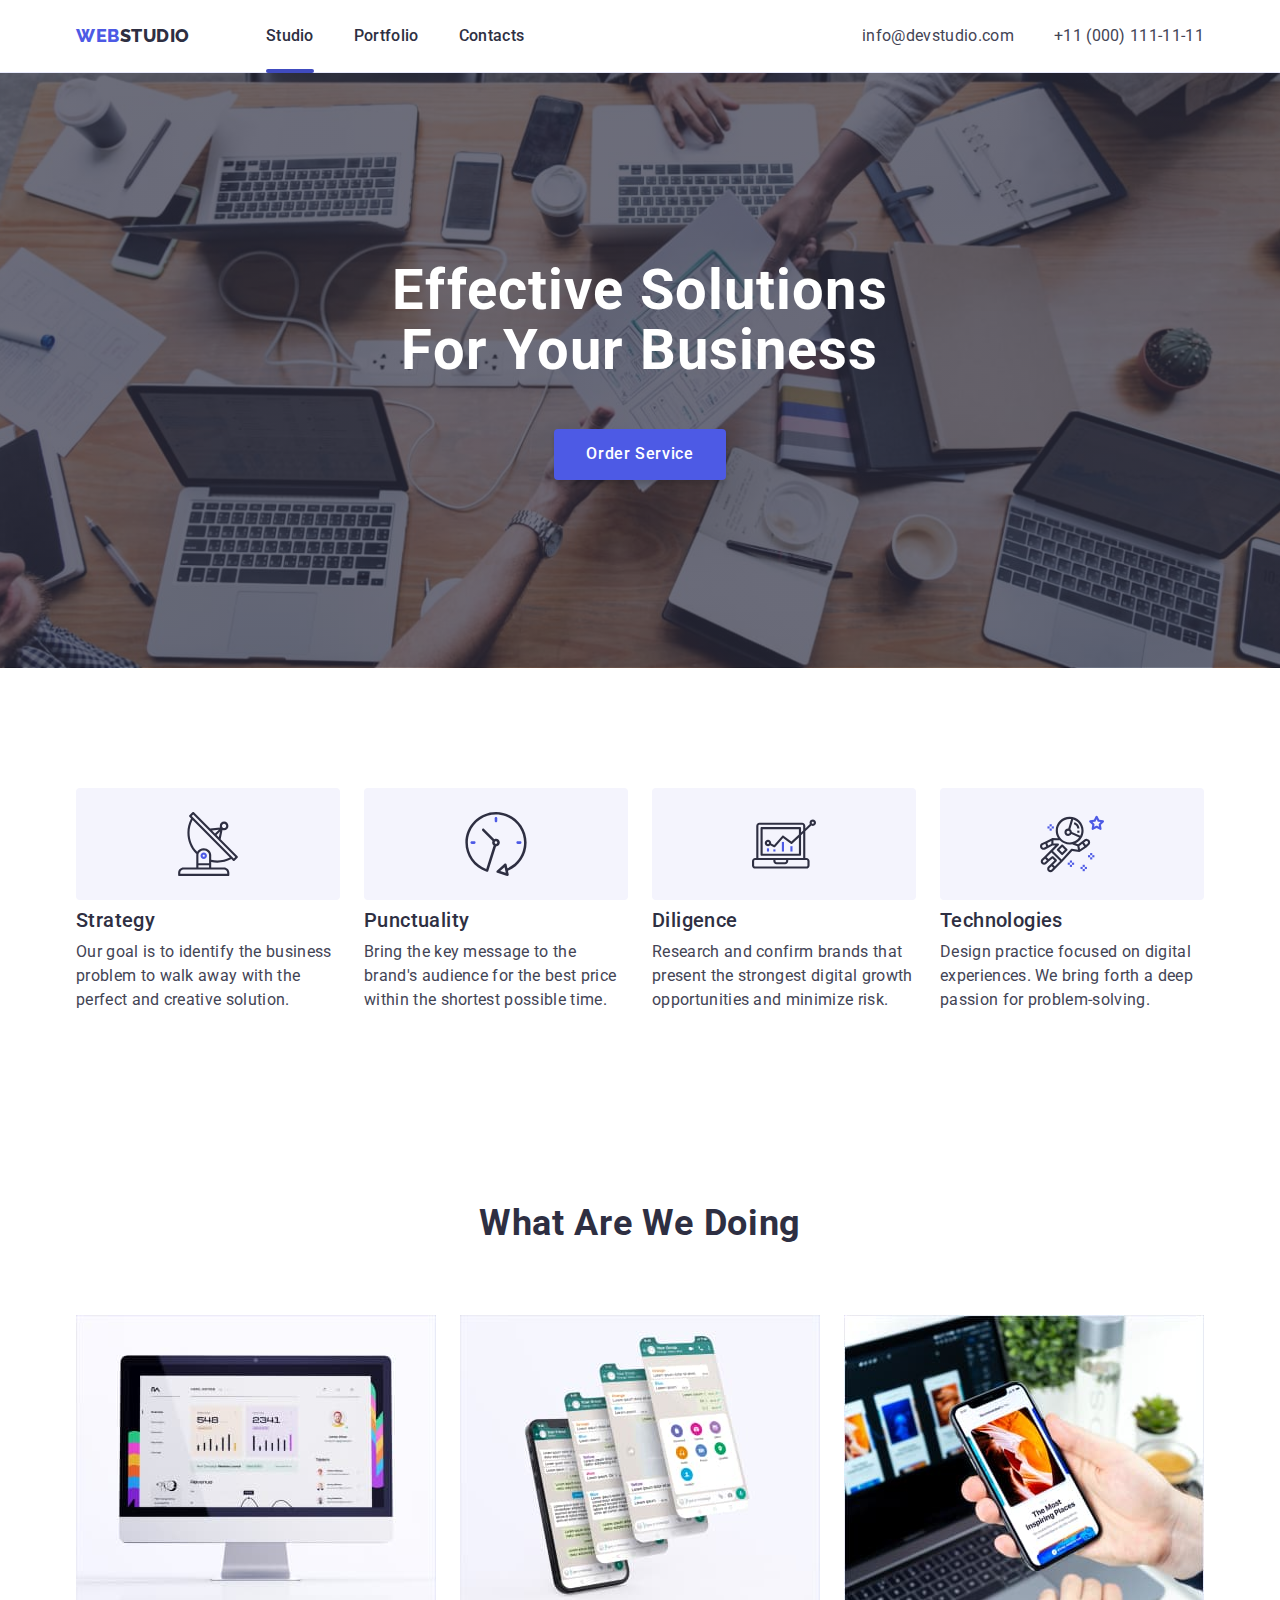
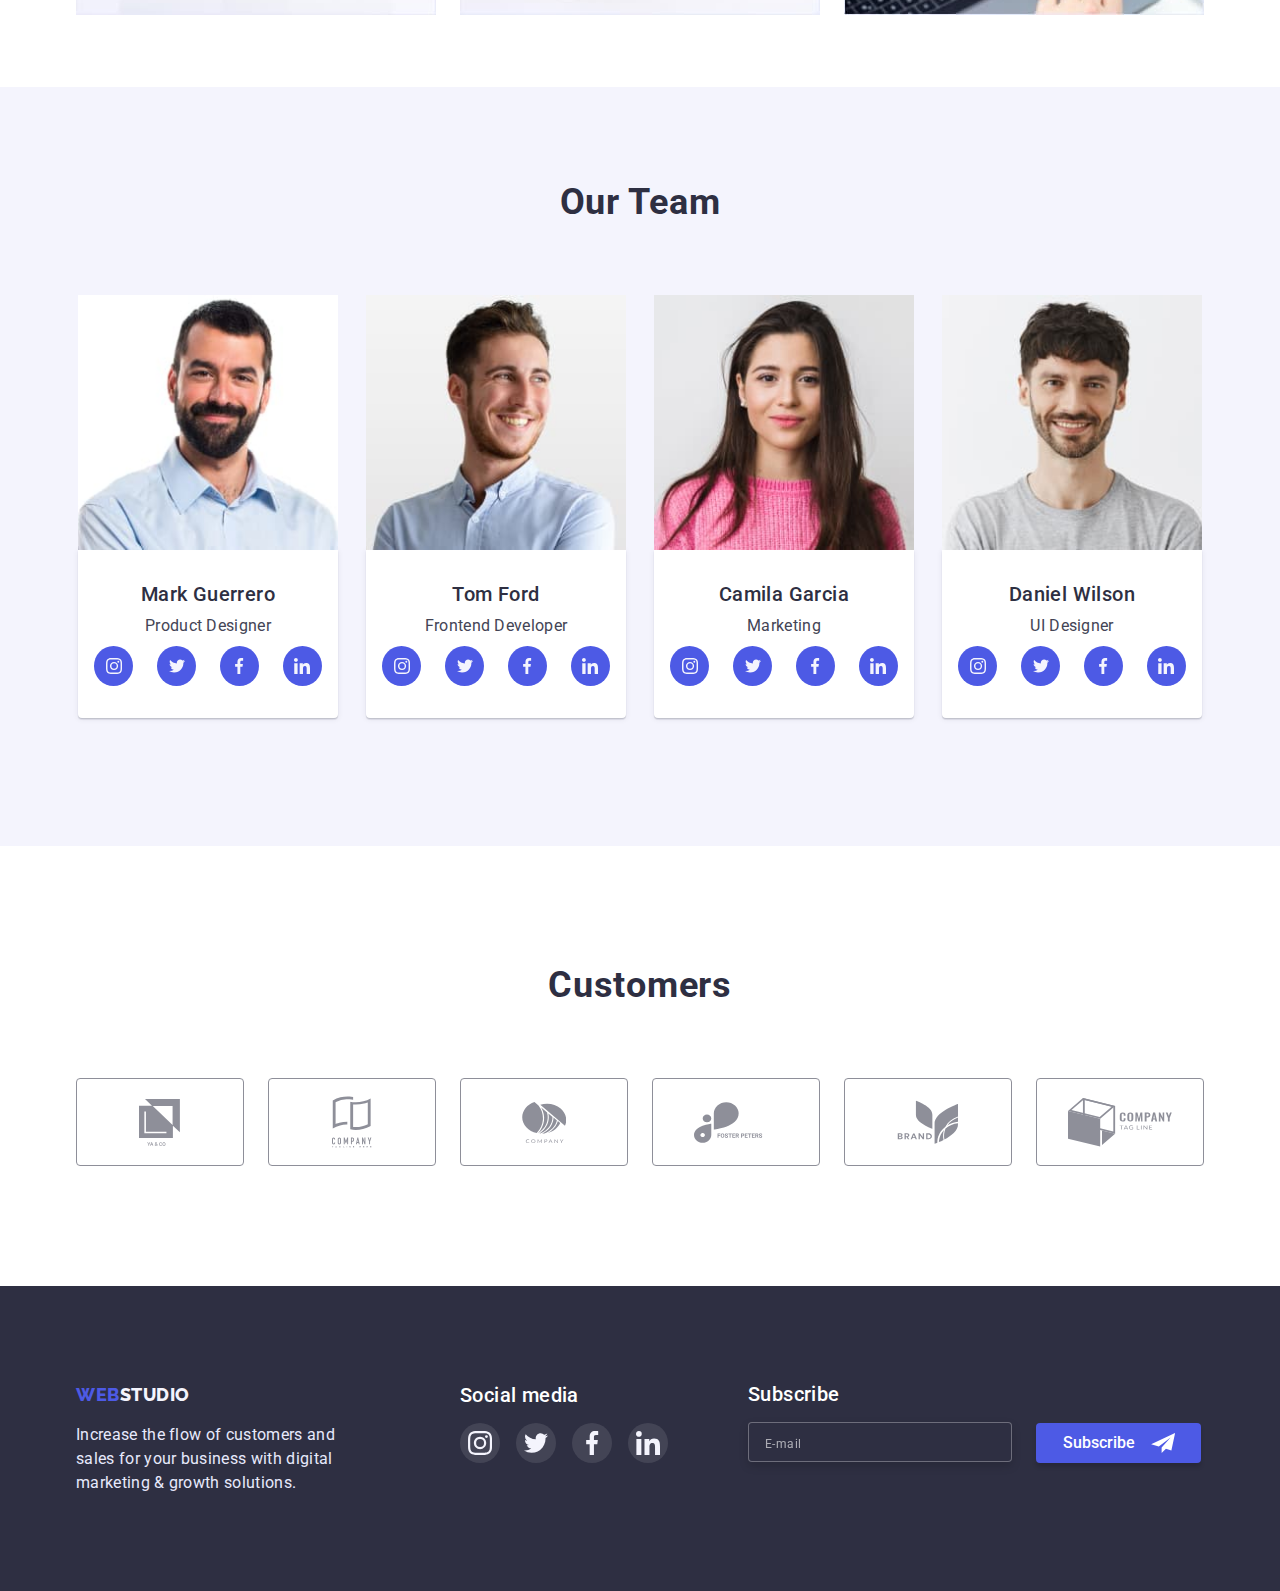
<file: index.html>
<!DOCTYPE html>
<html lang="en">
  <head>
    <meta charset="UTF-8" />
    <meta http-equiv="X-UA-Compatible" content="IE=edge" />
    <meta name="viewport" content="width=device-width, initial-scale=1.0" />
    <title>Document</title>
    <style>
      @import url("https://fonts.googleapis.com/css2?family=Raleway:wght@800&family=Roboto:wght@400;500;700;900&display=swap");
    </style>
    <link
      rel="stylesheet"
      href="https://cdnjs.cloudflare.com/ajax/libs/modern-normalize/1.1.0/modern-normalize.min.css"
    />
    <link rel="stylesheet" href="./css/styles.css" />
    <link rel="stylesheet" href="./css/tablet.css" />
    <link rel="stylesheet" href="./css/desktop.css" />
  </head>

  <body>
    <header class="header border">
      <section class="section no-padding">
        <div class="container main-nav">
          <nav class="main-nav">
            <a href="./index.html" class="logo"
              >Web<span class="header-logo">Studio</span></a
            >

            <ul class="site-nav list">
              <li class="item">
                <a href="./index.html" class="link current">Studio</a>
              </li>

              <li class="item">
                <a href="./portfolio.html" class="link">Portfolio</a>
              </li>

              <li class="item"><a href="" class="link">Contacts</a></li>
            </ul>
          </nav>

          <ul class="mail-tel list">
            <li class="item">
              <a href="mailto:info@devstudio.com" class="mail"
                >info@devstudio.com</a
              >
            </li>

            <li class="item">
              <a href="tel:+110001111111" class="tel">+11 (000) 111-11-11</a>
            </li>
          </ul>
          <button type="button" class="menu-open" data-menu-open>
            <svg class="menu-open-icon" width="32px" height="22px">
              <use href="./images/icons.svg#icon-menu-hamburger"></use>
            </svg>
          </button>
        </div>

        <!-- Mobile menu -->

        <div class="mob-menu is-hidden" data-menu>
          <div class="container">
            <div class="mob-menu-top">
              <button type="button" class="menu-close" data-menu-close>
                <svg class="menu-close-icon" width="8px" height="8px">
                  <use href="./images/icons.svg#icon-close-black"></use>
                </svg>
              </button>
              <ul class="mob-menu-list list">
                <li class="mob-menu-item">
                  <a href="./index.html" class="link-mob current">Studio</a>
                </li>

                <li class="mob-menu-item">
                  <a href="./portfolio.html" class="link-mob">Portfolio</a>
                </li>

                <li class="mob-menu-item">
                  <a href="" class="link-mob">Contacts</a>
                </li>
              </ul>
            </div>

            <div class="mob-menu-bottom">
              <ul class="mob-menu-mail-tel list">
                <li class="mob-menu-mail-tel-item">
                  <a href="tel:+110001111111" class="tel tel-mob"
                    >+11 (000) 111-11-11</a
                  >
                </li>

                <li class="mob-menu-mail-tel-item">
                  <a href="mailto:info@devstudio.com" class="mail mail-mob"
                    >info@devstudio.com</a
                  >
                </li>
              </ul>

              <ul class="mob-soc-list list">
                <li class="mob-soc-item">
                  <a href="" class="mob-soc-link link"
                    ><svg class="mob-soc-icon" width="16px" height="16px">
                      <use href="./images/icons.svg#icon-instagram"></use>
                    </svg>
                  </a>
                </li>
                <li class="mob-soc-item">
                  <a href="" class="mob-soc-link link"
                    ><svg class="mob-soc-icon" width="16px" height="16px">
                      <use href="./images/icons.svg#icon-twitter"></use>
                    </svg>
                  </a>
                </li>
                <li class="mob-soc-item">
                  <a href="" class="mob-soc-link link"
                    ><svg class="mob-soc-icon" width="16px" height="16px">
                      <use href="./images/icons.svg#icon-facebook"></use>
                    </svg>
                  </a>
                </li>
                <li class="mob-soc-item">
                  <a href="" class="mob-soc-link link"
                    ><svg class="mob-soc-icon" width="16px" height="16px">
                      <use href="./images/icons.svg#icon-linkedin"></use>
                    </svg>
                  </a>
                </li>
              </ul>
            </div>
          </div>
        </div>
      </section>
    </header>
    <main>
      <!--Hero-->

      <section class="section hero">
        <div class="container">
          <h1 class="hero-title">
            Effective Solutions <br />
            for Your Business
          </h1>
          <button type="button" class="button" data-modal-open>
            Order Service
          </button>
        </div>
      </section>

      <!--Foundations-->

      <section class="section foundation">
        <div class="container">
          <h2 class="section-title invisible">Foundations</h2>
          <ul class="foundation-list list">
            <li class="foundation-text">
              <div class="icon-container">
                <svg class="foundation-icon" width="64px" height="64px">
                  <use href="./images/icons.svg#icon-antenna"></use>
                </svg>
              </div>
              <h3 class="title">Strategy</h3>
              <p class="text">
                Our goal is to identify the business problem to walk away with
                the perfect and creative solution.
              </p>
            </li>

            <li class="foundation-text">
              <div class="icon-container">
                <svg class="foundation-icon" width="64px" height="64px">
                  <use href="./images/icons.svg#icon-clock"></use>
                </svg>
              </div>
              <h3 class="title">Punctuality</h3>
              <p class="text">
                Bring the key message to the brand's audience for the best price
                within the shortest possible time.
              </p>
            </li>

            <li class="foundation-text">
              <div class="icon-container">
                <svg class="foundation-icon" width="64px" height="64px">
                  <use href="./images/icons.svg#icon-diagram"></use>
                </svg>
              </div>
              <h3 class="title">Diligence</h3>
              <p class="text">
                Research and confirm brands that present the strongest digital
                growth opportunities and minimize risk.
              </p>
            </li>

            <li class="foundation-text">
              <div class="icon-container">
                <svg class="foundation-icon" width="64px" height="64px">
                  <use href="./images/icons.svg#icon-astronaut"></use>
                </svg>
              </div>
              <h3 class="title">Technologies</h3>
              <p class="text">
                Design practice focused on digital experiences. We bring forth a
                deep passion for problem-solving.
              </p>
            </li>
          </ul>
        </div>
      </section>

      <!--What are we doing-->

      <section class="section work">
        <div class="container">
          <h2 class="section-title">What are we doing</h2>

          <ul class="work-list list">
            <li class="item-img">
              <img
                src="./images/Rectangle1.jpg"
                alt="desktop app"
                width="360"
              />
            </li>

            <li class="item-img">
              <img src="./images/Rectangle2.jpg" alt="mobile app" width="360" />
            </li>

            <li class="item-img">
              <img src="./images/Rectangle3.jpg" alt="web app" width="360" />
            </li>
          </ul>
        </div>
      </section>

      <!--Our Team-->

      <section class="section team">
        <div class="container team-container">
          <h2 class="section-title">Our Team</h2>

          <ul class="list team-list">
            <li class="item-team">
              <img
                src="./images/MarkGuerrero.jpg"
                alt="photo of a respectable man with a beard"
                srcset="
                  ./images/MarkGuerrero.jpg    1x,
                  ./images/MarkGuerrero@2x.jpg 2x
                "
                width="264"
                height="260"
              />
              <div class="card-content">
                <h3 class="name-title">Mark Guerrero</h3>
                <p class="name-text">Product Designer</p>
                <ul class="team-soc-list list">
                  <li class="team-soc-item">
                    <a href="" class="team-soc-link link"
                      ><svg class="team-soc-icon" width="16px" height="16px">
                        <use href="./images/icons.svg#icon-instagram"></use>
                      </svg>
                    </a>
                  </li>
                  <li class="team-soc-item">
                    <a href="" class="team-soc-link link"
                      ><svg class="team-soc-icon" width="16px" height="16px">
                        <use href="./images/icons.svg#icon-twitter"></use>
                      </svg>
                    </a>
                  </li>
                  <li class="team-soc-item">
                    <a href="" class="team-soc-link link"
                      ><svg class="team-soc-icon" width="16px" height="16px">
                        <use href="./images/icons.svg#icon-facebook"></use>
                      </svg>
                    </a>
                  </li>
                  <li class="team-soc-item">
                    <a href="" class="team-soc-link link"
                      ><svg class="team-soc-icon" width="16px" height="16px">
                        <use href="./images/icons.svg#icon-linkedin"></use>
                      </svg>
                    </a>
                  </li>
                </ul>
              </div>
            </li>

            <li class="item-team">
              <img
                src="./images/TomFord.jpg"
                alt="photo of a cheerful guy in a blue shirt"
                srcset="./images/TomFord.jpg 1x, ./images/TomFord@2x.jpg 2x"
                width="264"
                height="260"
              />
              <div class="card-content">
                <h3 class="name-title">Tom Ford</h3>
                <p class="name-text">Frontend Developer</p>
                <ul class="team-soc-list list">
                  <li class="team-soc-item">
                    <a href="" class="team-soc-link link"
                      ><svg class="team-soc-icon" width="16px" height="16px">
                        <use href="./images/icons.svg#icon-instagram"></use>
                      </svg>
                    </a>
                  </li>
                  <li class="team-soc-item">
                    <a href="" class="team-soc-link link"
                      ><svg class="team-soc-icon" width="16px" height="16px">
                        <use href="./images/icons.svg#icon-twitter"></use>
                      </svg>
                    </a>
                  </li>
                  <li class="team-soc-item">
                    <a href="" class="team-soc-link link"
                      ><svg class="team-soc-icon" width="16px" height="16px">
                        <use href="./images/icons.svg#icon-facebook"></use>
                      </svg>
                    </a>
                  </li>
                  <li class="team-soc-item">
                    <a href="" class="team-soc-link link"
                      ><svg class="team-soc-icon" width="16px" height="16px">
                        <use href="./images/icons.svg#icon-linkedin"></use>
                      </svg>
                    </a>
                  </li>
                </ul>
              </div>
            </li>

            <li class="item-team">
              <img
                src="./images/CamilaGarcia.jpg"
                alt="photo of a beautiful young girl in a pink sweater"
                srcset="
                  ./images/CamilaGarcia.jpg    1x,
                  ./images/CamilaGarcia@2x.jpg 2x
                "
                width="264"
                height="260"
              />
              <div class="card-content">
                <h3 class="name-title">Camila Garcia</h3>
                <p class="name-text">Marketing</p>
                <ul class="team-soc-list list">
                  <li class="team-soc-item">
                    <a href="" class="team-soc-link link"
                      ><svg class="team-soc-icon" width="16px" height="16px">
                        <use href="./images/icons.svg#icon-instagram"></use>
                      </svg>
                    </a>
                  </li>
                  <li class="team-soc-item">
                    <a href="" class="team-soc-link link"
                      ><svg class="team-soc-icon" width="16px" height="16px">
                        <use href="./images/icons.svg#icon-twitter"></use>
                      </svg>
                    </a>
                  </li>
                  <li class="team-soc-item">
                    <a href="" class="team-soc-link link"
                      ><svg class="team-soc-icon" width="16px" height="16px">
                        <use href="./images/icons.svg#icon-facebook"></use>
                      </svg>
                    </a>
                  </li>
                  <li class="team-soc-item">
                    <a href="" class="team-soc-link link"
                      ><svg class="team-soc-icon" width="16px" height="16px">
                        <use href="./images/icons.svg#icon-linkedin"></use>
                      </svg>
                    </a>
                  </li>
                </ul>
              </div>
            </li>

            <li class="item-team">
              <img
                src="./images/DanielWilson.jpg"
                alt="photo of a smiling guy in a gray jacket"
                srcset="
                  ./images/DanielWilson.jpg    1x,
                  ./images/DanielWilson@2x.jpg 2x
                "
                width="264"
                height="260"
              />
              <div class="card-content">
                <h3 class="name-title">Daniel Wilson</h3>
                <p class="name-text">UI Designer</p>
                <ul class="team-soc-list list">
                  <li class="team-soc-item">
                    <a href="" class="team-soc-link link"
                      ><svg class="team-soc-icon" width="16px" height="16px">
                        <use href="./images/icons.svg#icon-instagram"></use>
                      </svg>
                    </a>
                  </li>
                  <li class="team-soc-item">
                    <a href="" class="team-soc-link link"
                      ><svg class="team-soc-icon" width="16px" height="16px">
                        <use href="./images/icons.svg#icon-twitter"></use>
                      </svg>
                    </a>
                  </li>
                  <li class="team-soc-item">
                    <a href="" class="team-soc-link link"
                      ><svg class="team-soc-icon" width="16px" height="16px">
                        <use href="./images/icons.svg#icon-facebook"></use>
                      </svg>
                    </a>
                  </li>
                  <li class="team-soc-item">
                    <a href="" class="team-soc-link link"
                      ><svg class="team-soc-icon" width="16px" height="16px">
                        <use href="./images/icons.svg#icon-linkedin"></use>
                      </svg>
                    </a>
                  </li>
                </ul>
              </div>
            </li>
          </ul>
        </div>
      </section>

      <!--Customers-->

      <section class="section customers">
        <div class="container customers-container">
          <h2 class="section-title">Customers</h2>
          <ul class="customers-list list">
            <li class="customers-item">
              <a href="" class="customers-link link"
                ><svg class="customers-icon" width="41px" height="47px">
                  <use href="./images/icons.svg#icon-group-1"></use>
                </svg>
              </a>
            </li>
            <li class="customers-item">
              <a href="" class="customers-link link"
                ><svg class="customers-icon" width="40px" height="52px">
                  <use href="./images/icons.svg#icon-group-2"></use>
                </svg>
              </a>
            </li>
            <li class="customers-item">
              <a href="" class="customers-link link"
                ><svg class="customers-icon" width="44px" height="41px">
                  <use href="./images/icons.svg#icon-group-3"></use>
                </svg>
              </a>
            </li>
            <li class="customers-item">
              <a href="" class="customers-link"
                ><svg class="customers-icon" width="84px" height="41px">
                  <use href="./images/icons.svg#icon-group-4"></use>
                </svg>
              </a>
            </li>
            <li class="customers-item">
              <a href="" class="customers-link link"
                ><svg class="customers-icon" width="94px" height="44px">
                  <use href="./images/icons.svg#icon-group-5"></use>
                </svg>
              </a>
            </li>
            <li class="customers-item">
              <a href="" class="customers-link link"
                ><svg class="customers-icon" width="104px" height="56px">
                  <use href="./images/icons.svg#icon-group-6"></use>
                </svg>
              </a>
            </li>
          </ul>
        </div>
      </section>
    </main>

    <!--  FOOTER   -->

    <footer class="footer">
      <div class="container footer-container">
        <div class="footer-block">
          <div class="footer-main">
            <a href="./index.html" class="logo"
              >Web<span class="footer-logo">Studio</span></a
            >
            <p class="footer-text">
              Increase the flow of customers and sales for your business with
              digital marketing & growth solutions.
            </p>
          </div>
          <div class="footer-soc">
            <h3 class="name-title footer-title">Social media</h3>
            <ul class="footer-soc-list list">
              <li class="footer-soc-item">
                <a href="" class="footer-soc-link link"
                  ><svg class="footer-soc-icon" width="24px" height="24px">
                    <use href="./images/icons.svg#icon-instagram"></use>
                  </svg>
                </a>
              </li>
              <li class="footer-soc-item">
                <a href="" class="footer-soc-link link"
                  ><svg class="footer-soc-icon" width="24x" height="24px">
                    <use href="./images/icons.svg#icon-twitter"></use>
                  </svg>
                </a>
              </li>
              <li class="footer-soc-item">
                <a href="" class="footer-soc-link link"
                  ><svg class="footer-soc-icon" width="24px" height="24px">
                    <use href="./images/icons.svg#icon-facebook"></use>
                  </svg>
                </a>
              </li>
              <li class="footer-soc-item">
                <a href="" class="footer-soc-link link"
                  ><svg class="footer-soc-icon" width="24px" height="24px">
                    <use href="./images/icons.svg#icon-linkedin"></use>
                  </svg>
                </a>
              </li>
            </ul>
          </div>
        </div>
        <div class="subscribe-footer">
          <form class="form-footer">
            <h3 class="name-title footer-title">Subscribe</h3>
            <div class="subscribe-container">
              <input
                class="sub-input"
                type="email"
                name="email"
                placeholder="E-mail"
              />
              <button type="submit" class="footer-btn">
                Subscribe
                <svg class="send-icon" width="24px" height="20px">
                  <use href="./images/icons.svg#icon-send"></use>
                </svg>
              </button>
            </div>
          </form>
        </div>
      </div>
    </footer>

    <!--modal -->

    <div class="backdrop is-hidden" data-modal>
      <div class="modal">
        <button type="button" class="modal-btn" data-modal-close>
          <svg class="modal-btn-icon" width="8px" height="8px">
            <use href="./images/icons.svg#icon-close-black"></use>
          </svg>
        </button>

        <!-- form -->

        <form class="modal-form">
          <p class="modal-text">
            Leave your contacts and we will call you back
          </p>

          <label class="modal-form-field">
            <span class="modal-form-input-desc">Name</span>
            <span class="modal-form-input-wrapper"
              ><input
                type="text"
                name="user-name"
                class="modal-form-input"
                required
                pattern="[a-zA-Z]"
                minlength="2"
              />
              <svg class="modal-form-icon" width="12px" height="12px">
                <use href="./images/icons.svg#icon-Vector"></use>
              </svg>
            </span>
          </label>

          <label class="modal-form-field">
            <span class="modal-form-input-desc">Phone</span>

            <span class="modal-form-input-wrapper"
              ><input
                type="tel"
                name="user-phone"
                class="modal-form-input"
                required
                pattern="[0-9]{3}-[0-9]{3}-[0-9]{2}-[0-9]{2}"
                title="xxx-xxx-xx-xx"
              />
              <svg class="modal-form-icon" width="13px" height="13px">
                <use href="./images/icons.svg#icon-Vector-2"></use>
              </svg>
            </span>
          </label>

          <label class="modal-form-field">
            <span class="modal-form-input-desc">Email</span>
            <span class="modal-form-input-wrapper"
              ><input
                type="email"
                name="user-email"
                class="modal-form-input"
                required
              />
              <svg class="modal-form-icon" width="15px" height="12px">
                <use href="./images/icons.svg#icon-Vector-3"></use>
              </svg>
            </span>
          </label>

          <label class="modal-form-field text-area"
            ><span class="modal-form-input-desc">Comment</span
            ><textarea
              name="user-message"
              class="modal-form-message"
              placeholder="Text input"
            ></textarea>
          </label>

          <input
            id="user-policy"
            type="checkbox"
            name="user-policy"
            class="modal-form-chek"
          />

          <label for="user-policy" class="modal-form-chek-desc">
            I accept the terms and conditions of the&nbsp;<a
              class="privacy"
              href=""
              >Privacy Policy</a
            >
          </label>
          <button type="submit" class="modal-form-submit">Send</button>
        </form>
      </div>
    </div>
    <script src="./js/modal.js"></script>
    <script src="./js/mobile-menu.js"></script>
  </body>
</html>
</file>
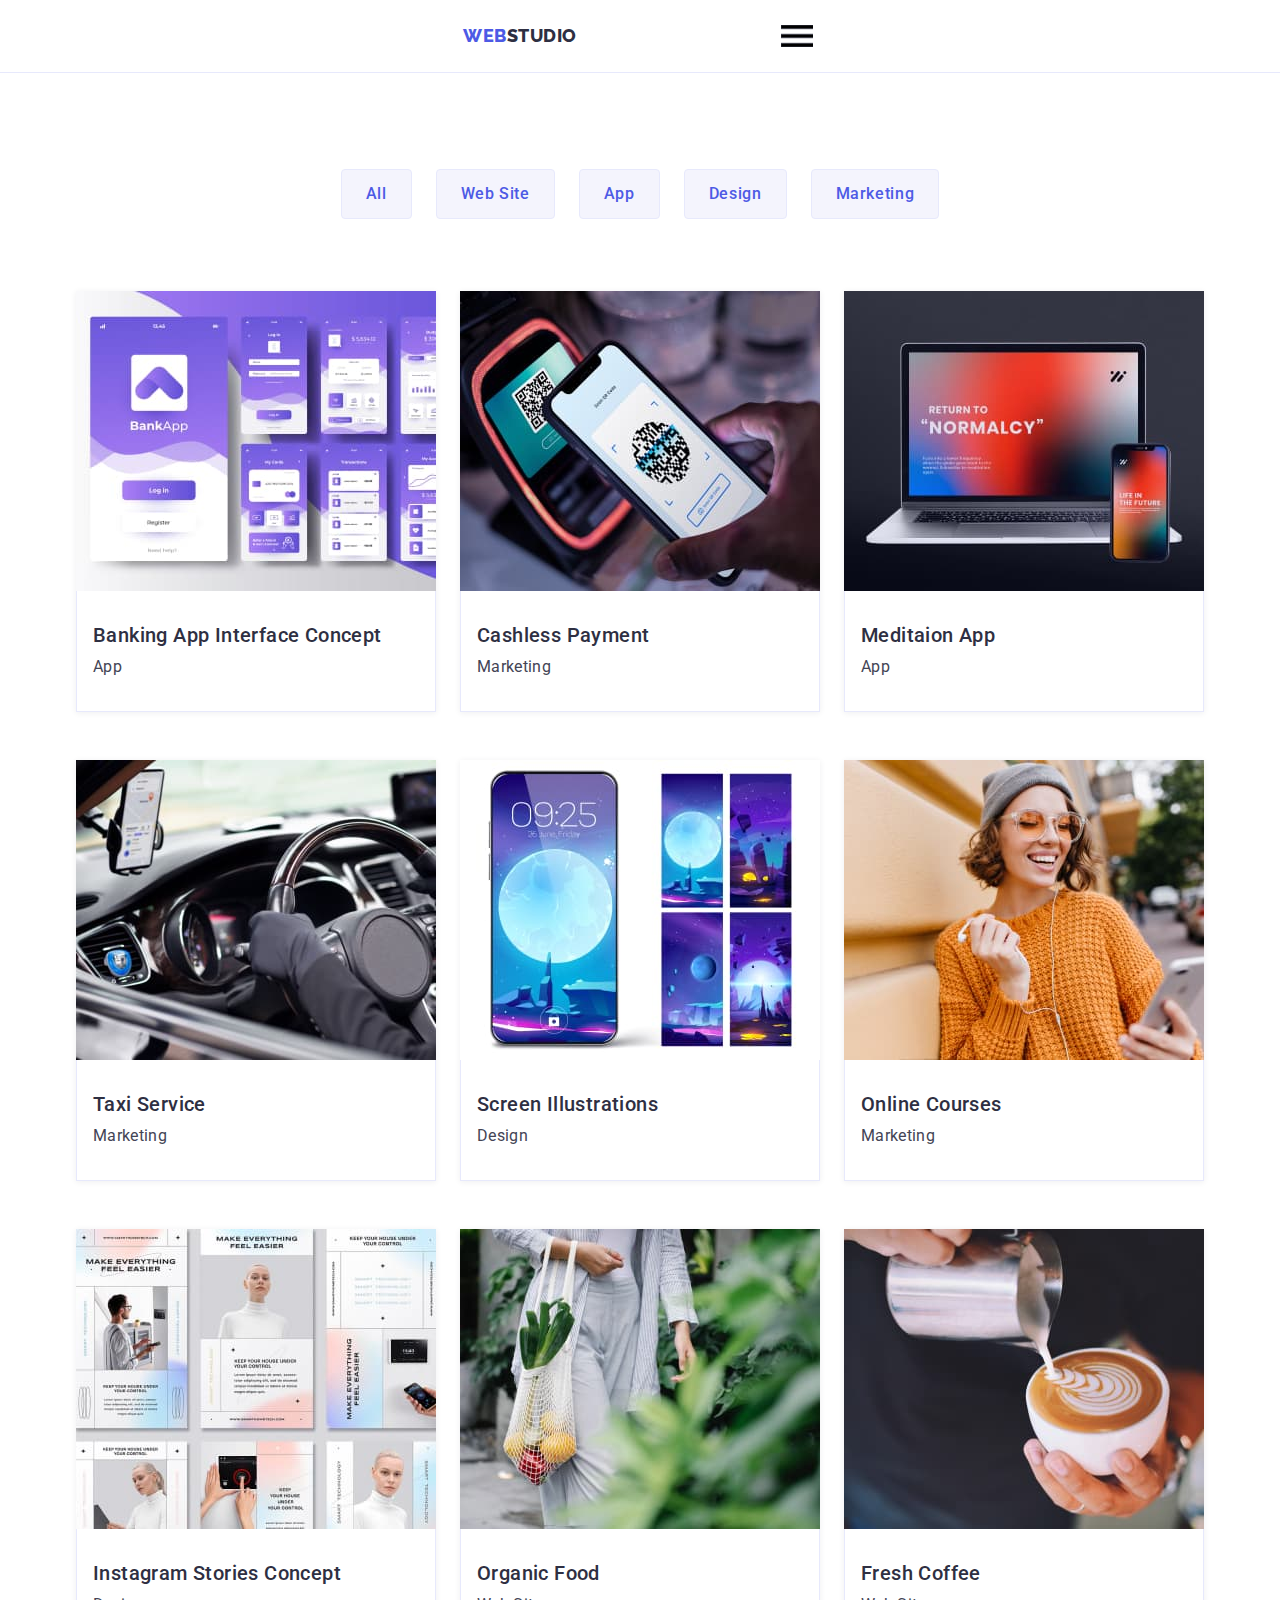
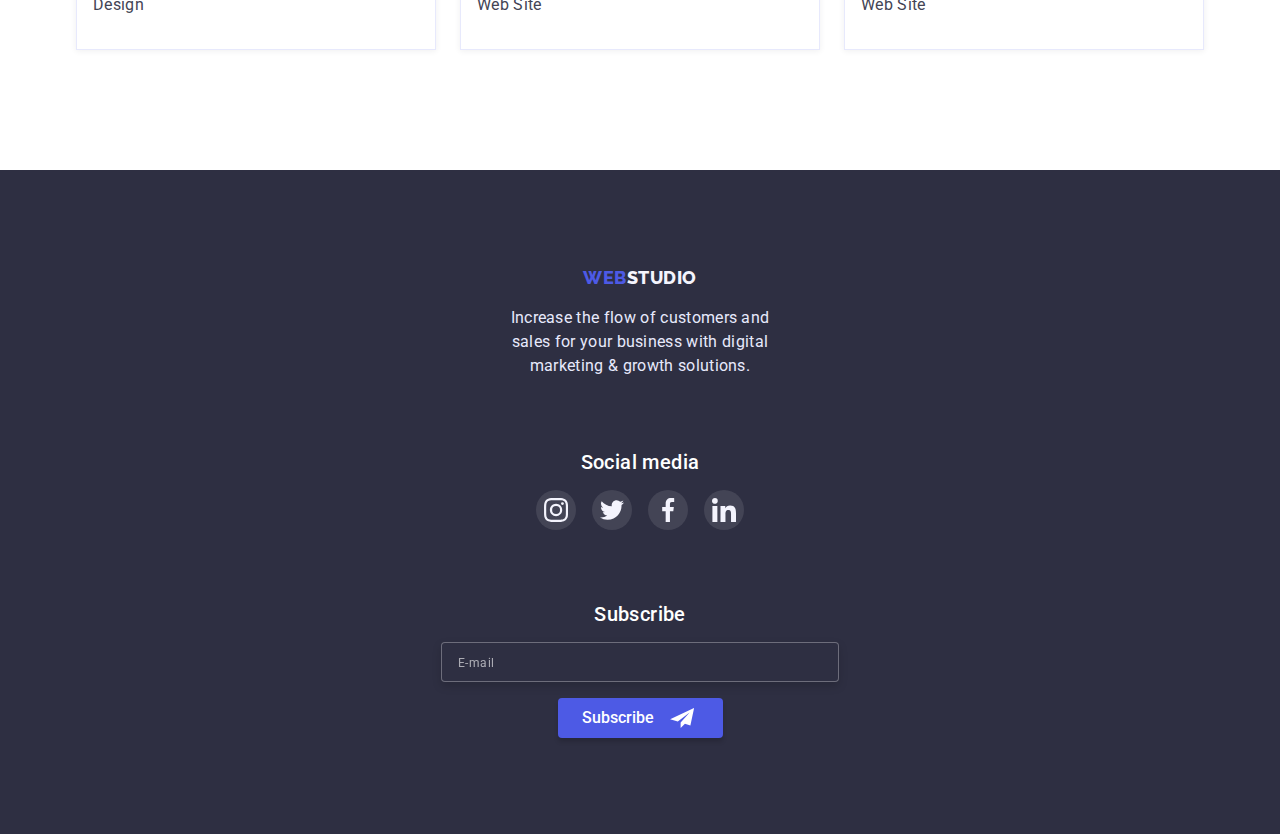
<file: portfolio.html>
<!DOCTYPE html>
<html lang="en">
  <head>
    <meta charset="UTF-8" />
    <meta http-equiv="X-UA-Compatible" content="IE=edge" />
    <meta name="viewport" content="width=device-width, initial-scale=1.0" />
    <title>Document</title>
    <style>
      @import url("https://fonts.googleapis.com/css2?family=Raleway:wght@800&family=Roboto:wght@400;500;700;900&display=swap");
    </style>
    <link
      rel="stylesheet"
      href="https://cdnjs.cloudflare.com/ajax/libs/modern-normalize/1.1.0/modern-normalize.min.css"
    />

    <link rel="stylesheet" href="./css/styles.css" />
  </head>
  <body>
    <header class="header border">
      <section class="section no-padding">
        <div class="container main-nav">
          <nav class="main-nav">
            <a href="./index.html" class="logo"
              >Web<span class="header-logo">Studio</span></a
            >

            <ul class="site-nav list">
              <li class="item">
                <a href="./index.html" class="link current">Studio</a>
              </li>

              <li class="item">
                <a href="./portfolio.html" class="link">Portfolio</a>
              </li>

              <li class="item"><a href="" class="link">Contacts</a></li>
            </ul>
          </nav>

          <ul class="mail-tel list">
            <li class="item">
              <a href="mailto:info@devstudio.com" class="mail"
                >info@devstudio.com</a
              >
            </li>

            <li class="item">
              <a href="tel:+110001111111" class="tel">+11 (000) 111-11-11</a>
            </li>
          </ul>
          <button type="button" class="menu-open" data-menu-open>
            <svg class="menu-open-icon" width="32px" height="22px">
              <use href="./images/icons.svg#icon-menu-hamburger"></use>
            </svg>
          </button>
        </div>

        <!-- Mobile menu -->

        <div class="mob-menu is-hidden" data-menu>
          <div class="container">
            <div class="mob-menu-top">
              <button type="button" class="menu-close" data-menu-close>
                <svg class="menu-close-icon" width="8px" height="8px">
                  <use href="./images/icons.svg#icon-close-black"></use>
                </svg>
              </button>
              <ul class="mob-menu-list list">
                <li class="mob-menu-item">
                  <a href="./index.html" class="link-mob current">Studio</a>
                </li>

                <li class="mob-menu-item">
                  <a href="./portfolio.html" class="link-mob">Portfolio</a>
                </li>

                <li class="mob-menu-item">
                  <a href="" class="link-mob">Contacts</a>
                </li>
              </ul>
            </div>

            <div class="mob-menu-bottom">
              <ul class="mob-menu-mail-tel list">
                <li class="mob-menu-mail-tel-item">
                  <a href="tel:+110001111111" class="tel tel-mob"
                    >+11 (000) 111-11-11</a
                  >
                </li>

                <li class="mob-menu-mail-tel-item">
                  <a href="mailto:info@devstudio.com" class="mail mail-mob"
                    >info@devstudio.com</a
                  >
                </li>
              </ul>

              <ul class="mob-soc-list list">
                <li class="mob-soc-item">
                  <a href="" class="mob-soc-link link"
                    ><svg class="mob-soc-icon" width="16px" height="16px">
                      <use href="./images/icons.svg#icon-instagram"></use>
                    </svg>
                  </a>
                </li>
                <li class="mob-soc-item">
                  <a href="" class="mob-soc-link link"
                    ><svg class="mob-soc-icon" width="16px" height="16px">
                      <use href="./images/icons.svg#icon-twitter"></use>
                    </svg>
                  </a>
                </li>
                <li class="mob-soc-item">
                  <a href="" class="mob-soc-link link"
                    ><svg class="mob-soc-icon" width="16px" height="16px">
                      <use href="./images/icons.svg#icon-facebook"></use>
                    </svg>
                  </a>
                </li>
                <li class="mob-soc-item">
                  <a href="" class="mob-soc-link link"
                    ><svg class="mob-soc-icon" width="16px" height="16px">
                      <use href="./images/icons.svg#icon-linkedin"></use>
                    </svg>
                  </a>
                </li>
              </ul>
            </div>
          </div>
        </div>
      </section>
    </header>

    <!--buttons-->
    <main>
      <section class="section portfolio">
        <div class="container portfolio-btn">
          <h1 class="portfolio-title invisible">Portfolio</h1>
          <ul class="sorting list">
            <li class="sorting-btn">
              <button type="button" class="button-portfolio">All</button>
            </li>

            <li class="sorting-btn">
              <button type="button" class="button-portfolio">Web Site</button>
            </li>

            <li class="sorting-btn">
              <button type="button" class="button-portfolio">App</button>
            </li>
            <li class="sorting-btn">
              <button type="button" class="button-portfolio">Design</button>
            </li>
            <li class="sorting-btn">
              <button type="button" class="button-portfolio">Marketing</button>
            </li>
          </ul>

          <!--portfolio-->
          <ul class="card-set list">
            <li class="item-cards">
              <a href="" class="link">
                <div class="img-container">
                  <img
                    src="./images/portfolio/banking-app.jpg"
                    alt="banking app"
                    width="360"
                  />
                  <p class="overlay">
                    14 Stylish and User-Friendly App Design Concepts · Task
                    Manager App · Calorie Tracker App · Exotic Fruit Ecommerce
                    App · Cloud Storage App
                  </p>
                </div>
                <div class="card-thumb">
                  <h3 class="cards-title">Banking App Interface Concept</h3>
                  <p class="cards-text">App</p>
                </div></a
              >
            </li>

            <li class="item-cards">
              <a href="" class="link">
                <div class="img-container">
                  <img
                    src="./images/portfolio/cashless-payment.jpg"
                    alt="cashless payment"
                    width="360"
                  />
                  <p class="overlay">
                    14 Stylish and User-Friendly App Design Concepts · Task
                    Manager App · Calorie Tracker App · Exotic Fruit Ecommerce
                    App · Cloud Storage App
                  </p>
                </div>
                <div class="card-thumb">
                  <h3 class="cards-title">Cashless Payment</h3>
                  <p class="cards-text">Marketing</p>
                </div></a
              >
            </li>

            <li class="item-cards">
              <a href="" class="link">
                <div class="img-container">
                  <img
                    src="./images/portfolio/meditaion-app.jpg"
                    alt="meditaion app"
                    width="360"
                  />
                  <p class="overlay">
                    14 Stylish and User-Friendly App Design Concepts · Task
                    Manager App · Calorie Tracker App · Exotic Fruit Ecommerce
                    App · Cloud Storage App
                  </p>
                </div>
                <div class="card-thumb">
                  <h3 class="cards-title">Meditaion App</h3>
                  <p class="cards-text">App</p>
                </div>
              </a>
            </li>

            <li class="item-cards">
              <a href="" class="link">
                <div class="img-container">
                  <img
                    src="./images/portfolio/taxi-service.jpg"
                    alt="taxi service"
                    width="360"
                  />
                  <p class="overlay">
                    14 Stylish and User-Friendly App Design Concepts · Task
                    Manager App · Calorie Tracker App · Exotic Fruit Ecommerce
                    App · Cloud Storage App
                  </p>
                </div>

                <div class="card-thumb">
                  <h3 class="cards-title">Taxi Service</h3>
                  <p class="cards-text">Marketing</p>
                </div></a
              >
            </li>

            <li class="item-cards">
              <a href="" class="link">
                <div class="img-container">
                  <img
                    src="./images/portfolio/screen-illustration.jpg"
                    alt="screen illustrations"
                    width="360"
                  />
                  <p class="overlay">
                    14 Stylish and User-Friendly App Design Concepts · Task
                    Manager App · Calorie Tracker App · Exotic Fruit Ecommerce
                    App · Cloud Storage App
                  </p>
                </div>
                <div class="card-thumb">
                  <h3 class="cards-title">Screen Illustrations</h3>
                  <p class="cards-text">Design</p>
                </div></a
              >
            </li>

            <li class="item-cards">
              <a href="" class="link">
                <div class="img-container">
                  <img
                    src="./images/portfolio/online-courses.jpg"
                    alt="online courses"
                    width="360"
                  />
                  <p class="overlay">
                    14 Stylish and User-Friendly App Design Concepts · Task
                    Manager App · Calorie Tracker App · Exotic Fruit Ecommerce
                    App · Cloud Storage App
                  </p>
                </div>
                <div class="card-thumb">
                  <h3 class="cards-title">Online Courses</h3>
                  <p class="cards-text">Marketing</p>
                </div></a
              >
            </li>

            <li class="item-cards">
              <a href="" class="link">
                <div class="img-container">
                  <img
                    src="./images/portfolio/ig-stories-concept.jpg"
                    alt="instagram stories concept"
                    width="360"
                  />
                  <p class="overlay">
                    14 Stylish and User-Friendly App Design Concepts · Task
                    Manager App · Calorie Tracker App · Exotic Fruit Ecommerce
                    App · Cloud Storage App
                  </p>
                </div>
                <div class="card-thumb">
                  <h3 class="cards-title">Instagram Stories Concept</h3>
                  <p class="cards-text">Design</p>
                </div></a
              >
            </li>

            <li class="item-cards">
              <a href="" class="link">
                <div class="img-container">
                  <img
                    src="./images/portfolio/organic-food.jpg"
                    alt="organic food"
                    width="360"
                  />
                  <p class="overlay">
                    14 Stylish and User-Friendly App Design Concepts · Task
                    Manager App · Calorie Tracker App · Exotic Fruit Ecommerce
                    App · Cloud Storage App
                  </p>
                </div>
                <div class="card-thumb">
                  <h3 class="cards-title">Organic Food</h3>
                  <p class="cards-text">Web Site</p>
                </div></a
              >
            </li>

            <li class="item-cards">
              <a href="" class="link">
                <div class="img-container">
                  <img
                    src="./images/portfolio/fresh-cofee.jpg"
                    alt="fresh Coffee"
                    width="360"
                  />
                  <p class="overlay">
                    14 Stylish and User-Friendly App Design Concepts · Task
                    Manager App · Calorie Tracker App · Exotic Fruit Ecommerce
                    App · Cloud Storage App
                  </p>
                </div>
                <div class="card-thumb">
                  <h3 class="cards-title">Fresh Coffee</h3>
                  <p class="cards-text">Web Site</p>
                </div></a
              >
            </li>
          </ul>
        </div>
      </section>
    </main>

   
    <footer class="footer">
      <div class="container footer-container">
        <div class="footer-main">
          <a href="./index.html" class="logo"
            >Web<span class="footer-logo">Studio</span></a
          >
          <p class="footer-text">
            Increase the flow of customers and sales for your business with
            digital marketing & growth solutions.
          </p>
        </div>
        <div class="footer-soc">
          <h3 class="name-title footer-title">Social media</h3>
          <ul class="footer-soc-list list">
            <li class="footer-soc-item">
              <a href="" class="footer-soc-link link"
                ><svg class="footer-soc-icon" width="24px" height="24px">
                  <use href="./images/icons.svg#icon-instagram"></use>
                </svg>
              </a>
            </li>
            <li class="footer-soc-item">
              <a href="" class="footer-soc-link link"
                ><svg class="footer-soc-icon" width="24x" height="24px">
                  <use href="./images/icons.svg#icon-twitter"></use>
                </svg>
              </a>
            </li>
            <li class="footer-soc-item">
              <a href="" class="footer-soc-link link"
                ><svg class="footer-soc-icon" width="24px" height="24px">
                  <use href="./images/icons.svg#icon-facebook"></use>
                </svg>
              </a>
            </li>
            <li class="footer-soc-item">
              <a href="" class="footer-soc-link link"
                ><svg class="footer-soc-icon" width="24px" height="24px">
                  <use href="./images/icons.svg#icon-linkedin"></use>
                </svg>
              </a>
            </li>
          </ul>
        </div>
      <div class="subscribe-footer">
          <form class="form-footer">
            <h3 class="name-title footer-title">Subscribe</h3>
            <div class="subscribe-container">
              <input class="sub-input" type="email" name="email" placeholder="E-mail" />
              <button type="submit" class="footer-btn">Subscribe
                <svg class="send-icon" width="24px" height="20px">
                  <use href="./images/icons.svg#icon-send"></use>
                </svg>
              </button>
            </div>
          </form>
        </div>
      </div>
      </div>

    </footer>
  </body>
</html>
</file>
<file: css/styles.css>
:root {
  --primary-text-color: #434455;
  --title-text-color: #2e2f42;
  --accent-color: #4d5ae5;
  --primary-white-color: #ffffff;
  --secondary-background-color: #f4f4fd;
  --dark-accent-color: #404bbf;
  --card-set-gap: 24px;
}
/*styles for index.html*/
* {
  margin: 0;
  padding: 0;
  box-sizing: border-box;
}
body {
  background-color: var(--primary-white-color);
  color: var(--primary-text-color);

  font-family: Roboto, sans-serif;
}

a,
h1,
h2,
h3,
h4,
h5,
h6,
p,
ul {
  margin-top: 0;
  margin-bottom: 0;
}

img {
  display: block;
  width: 100%;
  height: auto;
}

.invisible {
  display: none;
}

.list {
  padding: 0;
  margin: 0;
  list-style: none;
}

.visually-hidden {
  position: absolute;
  white-space: nowrap;
  width: 1px;
  height: 1px;
  overflow: hidden;
  border: 0;
  padding: 0;
  clip: rect(0 0 0 0);
  clip-path: inset(50%);
  margin: -1px;
}

.no-scroll {
  overflow: hidden;
}

/*
.section.no-padding {
  padding-top: 0;
  padding-bottom: 0;
}

.section {
  padding-top: 120px;
  padding-bottom: 120px;
} */

/*header*/

.header {
  background-color: var(--primary-white-color);
  padding: 0;
}

/* main-nav */

.main-nav {
  display: flex;
  align-items: center;
  justify-content: space-around;
}

/* logo */

.logo {
  color: var(--accent-color);
  font-family: Raleway, sans-serif;
  font-style: normal;

  font-weight: 800;
  font-size: 18px;
  line-height: 1.33;
  letter-spacing: 0.03em;
  text-transform: uppercase;
  text-decoration: none;
  padding-top: 24px;
  padding-bottom: 24px;
}

.header-logo {
  color: var(--title-text-color);
}

.header.border {
  border-bottom: 1px solid #e7e9fc;
}

/* site-nav */

.site-nav {
  display: flex;
  margin-left: 76px;
}

.site-nav .item + .item {
  margin-left: 40px;
}
.link {
  text-decoration: none;
}
.site-nav .link {
  display: none;
  padding-top: 24px;
  padding-bottom: 24px;

  color: var(--title-text-color);
  font-style: normal;
  font-weight: 500;
  font-size: 16px;
  line-height: 1.5;
  letter-spacing: 0.02em;
  text-decoration: none;
  transition: color 250ms cubic-bezier(0.4, 0, 0.2, 1);
}

.site-nav .link:hover,
.site-nav .link:focus {
  color: var(--primary-text-color);
}

.site-nav .link:active {
  color: var(--dark-accent-color);
}

.item {
  position: relative;
}

.site-nav .link.current::after {
  content: "";
  position: absolute;
  left: 0;
  bottom: -1px;
  transition: transform 250ms cubic-bezier(0.4, 0, 0.2, 1);
  width: 100%;
  height: 4px;
  background-color: var(--dark-accent-color);
  border-radius: 2px;
}

.site-nav .link.current:hover,
.site-nav .link.current:focus {
  color: var(--dark-accent-color);
}

/* contacts */
.mail-tel {
  display: none;
  margin-left: auto;
}

.mail-tel .item + .item {
  margin-left: 40px;
}

.mail-tel,
.mail,
.tel {
  color: var(--primary-text-color);
  font-style: normal;
  font-weight: 400;
  font-size: 16px;
  line-height: 1.5;
  letter-spacing: 0.02em;
  text-decoration: none;

  transition: color 250ms cubic-bezier(0.4, 0, 0.2, 1);
}

.mail-tel:hover,
.mail:hover,
.tel:hover,
.mail-tel:focus,
.mail:focus,
.tel:focus {
  color: var(--dark-accent-color);
}

/* container */
.container {
  /*width: 1158px;*/
  margin-left: auto;
  margin-right: auto;
  padding-left: 15px;
  padding-right: 15px;
}

/* hero */

.hero {
  max-width: 1440px;
  margin-left: auto;
  margin-right: auto;
  background-size: 428px 432px;
  background-image: linear-gradient(
      rgba(46, 47, 66, 0.7),
      rgba(46, 47, 66, 0.7)
    ),
    url("../images/bg/dark-bg-mob.jpg");

  background-repeat: no-repeat;
  background-position: center;
  background-size: cover;
  margin: 0 auto;

  padding-top: 112px;
  padding-bottom: 112px;
  background-color: var(--title-text-color);
  text-align: center;
}

@media (min-device-pixel-ratio: 2),
  (min-resolution: 192dpi),
  (min-resolution: 2dppx) {
  .hero {
    background-image: linear-gradient(
        rgba(46, 47, 66, 0.7),
        rgba(46, 47, 66, 0.7)
      ),
      url("../images/bg/dark-bg-mob@2x.jpg");
  }
}

.hero-title {
  min-width: 320px;
  margin-left: auto;
  margin-right: auto;
  margin-top: 0;
  margin-bottom: 72px;

  color: var(--primary-white-color);
  font-style: normal;
  font-weight: 700;
  font-size: 36px;
  line-height: 40px;
  letter-spacing: 0.02em;
  text-align: center;
  text-transform: capitalize;
}

.button {
  display: inline-block;
  padding: 16px 32px;
  min-width: 169px;

  border: none;
  color: var(--primary-white-color);
  background-color: var(--accent-color);
  box-shadow: 0px 4px 4px rgba(0, 0, 0, 0.15);
  border-radius: 4px;
  font-weight: 500;
  font-size: 16px;
  line-height: 1.18;
  align-items: center;
  letter-spacing: 0.04em;
  cursor: pointer;

  transition: background-color 250ms cubic-bezier(0.4, 0, 0.2, 1),
    box-shadow 250ms cubic-bezier(0.4, 0, 0.2, 1);
}

.button:hover,
button:focus {
  background-color: var(--dark-accent-color);
  box-shadow: 0px 1px 6px rgba(46, 47, 66, 0.08),
    0px 1px 1px rgba(46, 47, 66, 0.16), 0px 2px 1px rgba(46, 47, 66, 0.08);
}

.button:active {
  background-color: var(--dark-accent-color);
  box-shadow: 0px 4px 4px rgba(0, 0, 0, 0.15);
  border-radius: 4px;
}

/* foundation */

@media screen and (max-width: 1199px) {
  .icon-container {
    display: none;
  }
}

.section.foundation {
  display: flex;
  padding: 96px 16px;
}

.section-title {
  margin-top: 0;
  margin-bottom: 72px;

  color: var(--title-text-color);
  font-weight: 700;
  font-size: 36px;
  line-height: 1.1;
  text-align: center;
  text-transform: capitalize;
  letter-spacing: 0.02em;
}

.foundation-list {
  display: flex;
  flex-direction: column;
}

.foundation-text:not(:last-child) {
  margin-bottom: 72px;
}

.foundation-list .title {
  margin-top: 0;
  margin-bottom: 8px;
  color: var(--title-text-color);
  font-style: normal;
  font-weight: 700;
  font-size: 36px;
  line-height: 1.2;
  letter-spacing: 0.02em;
  text-align: center;
}

.text {
  font-style: normal;
  font-weight: 500;
  font-size: 16px;
  line-height: 1.5;
  letter-spacing: 0.02em;
  margin-top: 0;
  margin-bottom: 0;
  padding-bottom: 0;
  font-family: "Roboto";
}

/* what are we doing */

@media screen and (max-width: 1199px) {
  .work {
    display: none;
  }
}

/* team */

.section.team {
  /*display: flex;*/
  background-color: var(--secondary-background-color);
  padding-top: 96px;
  padding-bottom: 128px;
}

.team-list {
  display: flex;
  flex-wrap: wrap;
  margin-left: auto;
  margin-right: auto;
  row-gap: 72px;
}

.item-team {
  height: 100%;
  width: 264px;
  margin-left: auto;
  margin-right: auto;
  /*margin-bottom: 72px;*/
}

/*.item-team:not(:last-child) {margin-bottom: 72px;}*/

.card-content {
  padding: 32px 16px;
  background-color: var(--primary-white-color);
  box-shadow: 0px 1px 6px rgba(46, 47, 66, 0.08),
    0px 1px 1px rgba(46, 47, 66, 0.16), 0px 2px 1px rgba(46, 47, 66, 0.08);
  border-radius: 0px 0px 4px 4px;
}

.name-title {
  margin-top: 0;
  margin-bottom: 8px;

  color: var(--title-text-color);
  font-style: normal;
  font-weight: 500;
  font-size: 20px;
  line-height: 1.2;
  letter-spacing: 0.02em;
  text-align: center;
}

.name-text {
  margin-top: 0;
  margin-bottom: 0px;

  color: var(--primary-text-color);
  font-weight: 400;
  font-size: 16px;
  line-height: 1.5;
  letter-spacing: 0.02em;
  text-align: center;
}
.team-soc-list {
  display: flex;
  justify-content: center;
  align-items: center;
  margin-top: 8px;
}

.team-soc-item {
  width: 40px;
  height: 40px;
}

.team-soc-link {
  width: 100%;
  height: 100%;
  border-radius: 50%;
  background-color: var(--accent-color);
  display: flex;
  align-items: center;
  justify-content: center;

  transition: background-color 250ms cubic-bezier(0.4, 0, 0.2, 1);
}

.team-soc-link:hover,
.team-soc-link:focus {
  background-color: var(--dark-accent-color);
}

.team-soc-list .team-soc-item + .team-soc-item {
  margin-left: 24px;
}

.team-soc-icon {
  fill: #f4f4fd;
}

/*customers*/

.section.customers {
  padding-top: 96px;
  padding-bottom: 96px;
}

.customers-list {
  display: flex;
  flex-wrap: wrap;
  column-gap: 16px;
  row-gap: 72px;
  margin: 0 auto;
}

.customers-item {
  height: 100%;
  width: calc((100% - 16px) / 2);
  height: 88px;
  /*margin-bottom: 72px;*/
}

.customers-item:nth-last-child(-n + 2) {
  margin-bottom: 0;
}

.customers-link {
  display: flex;
  align-items: center;
  justify-content: center;

  width: 100%;
  height: 100%;
  border: 1px solid #8e8f99;
  border-radius: 4px;

  transition: border 250ms cubic-bezier(0.4, 0, 0.2, 1);
}

.customers-link:hover,
.customers-link:focus {
  border: 1px solid var(--dark-accent-color);
}

.customers-icon {
  fill: #8e8f99;

  transition: fill 250ms cubic-bezier(0.4, 0, 0.2, 1);
}

.customers-link:hover .customers-icon,
.customers-link:focus .customers-icon {
  fill: var(--dark-accent-color);
}

/*.customers-list .customers-item + .customers-item {
  margin-left: 24px;
}*/

/* footer */
.footer {
  padding-top: 96px;
  padding-bottom: 96px;

  background-color: var(--title-text-color);
  display: flex;
}

.footer-container {
  display: flex;
  flex-direction: column;
  align-items: center;
}
.footer-main {
  text-align: center;
  margin-bottom: 72px;
}

.footer-logo {
  color: var(--secondary-background-color);
}

.footer-soc {
  display: flex;
  flex-direction: column;
  align-items: center;
  margin-left: 0;
  margin-right: 0;
}

.footer-text {
  width: 264px;
  margin-top: 16px;
  margin-bottom: 0;
  color: #e7e9fc;
  font-style: normal;
  font-weight: 400;
  font-size: 16px;
  line-height: 1.5;
  letter-spacing: 0.02em;
}

.name-title.footer-title {
  margin-bottom: 0;
  color: var(--primary-white-color);
  text-align: center;
}

.footer-soc-list {
  display: flex;
  align-items: center;
  flex-direction: row;
  justify-content: center;
  margin-bottom: 72px;
  margin-left: 0;
  gap: 16px;
}

.footer-soc-item {
  width: 40px;
  height: 40px;
  align-items: center;
}

.footer-soc-link {
  width: 100%;
  height: 100%;
  border-radius: 50%;
  background: rgba(255, 255, 255, 0.1);
  display: flex;
  align-items: center;
  justify-content: center;
  transition: background-color 250ms cubic-bezier(0.4, 0, 0.2, 1);
}

.footer-soc-link:hover,
.footer-soc-link:focus {
  background-color: #31d0aa;
}

/*.footer-soc-list .footer-soc-item + .footer-soc-item {
  margin-left: 16px;
} */

.footer-soc-icon {
  fill: #f4f4fd;
}

.subscribe-footer {
  padding: 0;
  display: flex;
  flex-direction: column;
}

/*.form-footer {display: flex;
  flex-direction: column;}*/

.name-title.footer-title {
  margin-bottom: 16px;
}

.subscribe-container {
  display: flex;
  flex-direction: column;
  align-items: center;
}

.sub-input {
  padding: 8px 16px;
  width: 290px;
  height: 40px;

  background: #2e2f42;
  border: 1px solid rgba(255, 255, 255, 0.3);
  filter: drop-shadow(0px 4px 4px rgba(0, 0, 0, 0.15));
  border-radius: 4px;

  color: var(--primary-white-color);
  margin-bottom: 16px;
}

.sub-input::placeholder {
  font-weight: 400;
  font-size: 12px;
  line-height: 2;

  letter-spacing: 0.04em;

  color: rgba(255, 255, 255, 0.6);
}

.sub-input:focus {
  outline: none;
  border: 1px solid #4d5ae5;
}

.footer-btn {
  display: inline-flex;

  padding: 8px 24px;

  width: 165px;
  height: 40px;

  align-items: center;
  text-align: center;

  border: none;
  color: var(--primary-white-color);
  background-color: var(--accent-color);
  box-shadow: 0px 4px 4px rgba(0, 0, 0, 0.15);
  border-radius: 4px;

  font-weight: 500;
  font-size: 16px;
  line-height: 1.5;

  cursor: pointer;

  transition: background-color 250ms cubic-bezier(0.4, 0, 0.2, 1);
}

.footer-btn:hover,
.footer-btn:focus {
  background-color: var(--dark-accent-color);
}
.send-icon {
  margin-left: 16px;
  display: inline-flex;
}

/*styles for portfolio.html*/

/* buttons */

.section.portfolio {
  padding-top: 96px;
  padding-bottom: 120px;
}

.container.portfolio-btn
{width: 1158px;}

.portfolio-title {
  margin-top: 0;
  margin-bottom: 0;
  padding: 0;
}
.sorting {
  display: flex;
  justify-content: center;
  margin-bottom: 72px;
}

.sorting .sorting-btn + .sorting-btn {
  margin-left: 24px;
}

.button-portfolio {
  display: inline-block;
  padding: 12px 24px;
  min-width: 69px;

  color: var(--accent-color);
  background: var(--secondary-background-color);
  border: 1px solid #e7e9fc;
  border-radius: 4px;
  font-weight: 500;
  font-size: 16px;
  line-height: 1.5;
  align-items: center;
  letter-spacing: 0.04em;
  cursor: pointer;
  text-align: center;
  transition: color 250ms cubic-bezier(0.4, 0, 0.2, 1),
    background-color 250ms cubic-bezier(0.4, 0, 0.2, 1),
    box-shadow 250ms cubic-bezier(0.4, 0, 0.2, 1),
    border 250ms cubic-bezier(0.4, 0, 0.2, 1);
}

.button-portfolio:hover,
.button-portfolio:focus {
  color: var(--primary-white-color);
  background-color: var(--dark-accent-color);
  box-shadow: 0px 3px 1px rgba(0, 0, 0, 0.1), 0px 2px 1px rgba(0, 0, 0, 0.08),
    0px 2px 2px rgba(0, 0, 0, 0.12);
  border: 1px solid var(--accent-color);
}

.cards-title {
  margin-bottom: 8px;

  color: var(--title-text-color);
  font-weight: 500;
  font-size: 20px;
  line-height: 1.2;
  letter-spacing: 0.02em;
}

.cards-text {
  margin-top: 0;
  margin-bottom: 0;

  color: var(--primary-text-color);
  font-weight: 400;
  font-size: 16px;
  line-height: 1.5;
  letter-spacing: 0.02em;
}
/* card-set */

.card-set {
  
  padding: 0;
  margin: 0;
  list-style: none;

  display: flex;
  flex-wrap: wrap;

  margin-left: calc(-1 * var(--card-set-gap));

}


.item-cards {
  width: 360px;
  height: 100%;
  margin-top: 0;
  margin-bottom: 48px;
  box-shadow: 0px 1px 6px rgba(46, 47, 66, 0.08);
  transition: box-shadow 250ms cubic-bezier(0.4, 0, 0.2, 1);
}

.card-set > .item-cards {
  flex-basis: calc(100% / 3 - var(--card-set-gap));
  margin-left: var(--card-set-gap);
}

.item-cards:hover {
  box-shadow: 0px 1px 6px rgba(46, 47, 66, 0.08),
    0px 1px 1px rgba(46, 47, 66, 0.16), 0px 2px 1px rgba(46, 47, 66, 0.08);
}

.item-cards:nth-last-child(-n + 3) {
  margin-bottom: 0;
}

.card-thumb {
  padding: 32px 16px;
  background-color: var(--primary-white-color);

  border: 1px solid #e7e9fc;
  border-top: 0;
}

.img-container {
  width: 360px;
  height: 300px;
  position: relative;
  overflow: hidden;
}

.item-cards:hover .overlay,
.item-cards:focus .overlay {
  border: 0.5px solid #f4f4fd;
  box-shadow: 0px 1px 6px rgba(46, 47, 66, 0.08),
    0px 1px 1px rgba(46, 47, 66, 0.16), 0px 2px 1px rgba(46, 47, 66, 0.08);
}
.img-container:hover .overlay,
.img-container:focus .overlay {
  transform: translate(0, 0);
}


.overlay {
  position: absolute;
  left: 0;
  top: 0;
  transform: translate(0, 100%);
  transition: transform 250ms cubic-bezier(0.4, 0, 0.2, 1);

  width: 100%;
  height: 100%;
  color: var(--secondary-background-color);
  font-style: normal;
  font-weight: 400;
  font-size: 16px;
  line-height: 24px;
  letter-spacing: 0.02em;
  background: var(--accent-color);
  background-blend-mode: soft-light;
  mix-blend-mode: normal;
  padding: 40px 32px 164px 32px;
}
.item-cards:hover .overlay,
.item-cards:focus .overlay {
  transform: translate(0, 0);
}

/* modal */

.backdrop.is-hidden {
  opacity: 0;
  visibility: hidden;
  pointer-events: none;
}

.backdrop {
  position: fixed;
  top: 0;
  left: 0;
  z-index: 100;

  width: 100%;
  height: 100%;
  background-color: rgba(46, 47, 66, 0.4);
  transition: opacity 250ms cubic-bezier(0.4, 0, 0.2, 1),
    visibility 250ms cubic-bezier(0.4, 0, 0.2, 1);
  overflow-y: scroll;
  padding-left: 18px;
  padding-right: 18px;
}

.modal {
  padding: 16px;
  padding-top: 72px;

  position: absolute;
  top: 24px;
  left: 50%;
  transform: translate(-50%);

  width: 100%;
  min-height: 576px;

  background-color: #fcfcfc;
  box-shadow: 0px 1px 1px rgba(0, 0, 0, 0.14), 0px 1px 3px rgba(0, 0, 0, 0.12),
    0px 2px 1px rgba(0, 0, 0, 0.2);
  border-radius: 4px;
}

@media screen and (min-width: 392px) {
  .modal {
    width: 392px;
    margin-left: auto;
    margin-right: auto;
  }
}

.modal-btn {
  position: absolute;
  top: 24px;
  right: 24px;
  padding: 0;

  display: flex;
  justify-content: center;
  align-items: center;

  width: 24px;
  height: 24px;
  border-radius: 50%;
  background-color: #e7e9fc;
  border: 1px solid rgba(0, 0, 0, 0.1);
  cursor: pointer;

  transition: background-color 250ms cubic-bezier(0.4, 0, 0.2, 1);
}

.modal-btn:hover,
.modal-btn:focus {
  background-color: var(--dark-accent-color);
}

.modal-btn-icon {
  fill: #000;
  transition: fill 250ms cubic-bezier(0.4, 0, 0.2, 1);
}

.modal-btn:hover .modal-btn-icon,
.modal-btn:focus .modal-btn-icon {
  fill: var(--primary-white-color);
}
/* form */

.modal-form {
  display: flex;
  flex-direction: column;
}

.modal-text {
  font-family: "Roboto";
  font-style: normal;
  font-weight: 500;
  font-size: 16px;
  margin-bottom: 14px;
  text-align: center;
  color: #2e2f42;
}

.modal-form-field {
  margin-bottom: 8px;
}
.text-area {
  margin-bottom: 16px;
}

.modal-form-input-desc {
  display: block;
  margin-bottom: 4px;

  font-family: "Roboto";
  font-style: normal;
  font-weight: 400;
  font-size: 12px;
  letter-spacing: 0.01em;
  color: #8e8f99;
}

.modal-form-input {
  width: 100%;
  height: 40px;
  border: 1px solid rgba(33, 33, 33, 0.2);
  border-radius: 4px;
  padding-left: 38px;

  font-family: "Roboto";
  font-style: normal;
  font-weight: 400;
  font-size: 12px;
  transition: border 250ms cubic-bezier(0.4, 0, 0.2, 1);
}

.modal-form-chek-desc {
  font-family: "Roboto";
  font-style: normal;
  font-weight: 400;
  font-size: 12px;
  letter-spacing: 0.04em;

  color: #757575;
}

.modal-form-input-wrapper {
  position: relative;
}

.modal-form-icon {
  position: absolute;
  color: var(--title-text-color);
  display: block;
  top: 50%;
  left: 19px;
  transform: translateY(-50%);
  width: 18px;

  fill: var(--title-text-color);

  transition: fill 250ms cubic-bezier(0.4, 0, 0.2, 1);
}

.modal-form-input:focus {
  outline: none;
  border: 1px solid #4d5ae5;
}

.modal-form-input:focus + .modal-form-icon {
  fill: var(--accent-color);
}

.modal-form-message {
  padding: 8px 16px;
  width: 100%;
  height: 120px;

  outline: none;
  resize: none;

  font-family: "Roboto";
  font-style: normal;
  font-weight: 400;
  font-size: 12px;

  border: 1px solid rgba(33, 33, 33, 0.2);
  border-radius: 4px;
  transition: border 250ms cubic-bezier(0.4, 0, 0.2, 1);
}

.modal-form-message::placeholder {
  color: rgba(117, 117, 117, 0.5);
}
.modal-form-message:focus {
  outline: none;
  border: 1px solid #4d5ae5;
}

.modal-form-chek-desc::before {
  content: "";
  display: block;
  width: 16px;
  height: 16px;
  border: 1.25px solid #2e2f42;
  border-radius: 2px;
  cursor: pointer;
  margin-right: 8px;
}

.modal-form-chek:checked + .modal-form-chek-desc::before {
  background-image: url(../images/icon-done.svg);
  background-size: 10px 8px;

  background-repeat: no-repeat;
  background-position: center;

  background-color: var(--dark-accent-color);
  border: 1.25px solid #404bbf;
  border-radius: 2px;
}

.modal-form-chek {
  appearance: none;
}

.privacy {
  color: var(--accent-color);
}

.modal-form-chek-desc {
  display: flex;
  align-items: center;
  margin-bottom: 24px;
}

.modal-form-submit {
  padding: 16px 32px;

  width: 169px;
  height: 56px;

  color: var(--primary-white-color);
  background-color: var(--accent-color);
  box-shadow: 0px 4px 4px rgba(0, 0, 0, 0.15);
  border-radius: 4px;
  font-weight: 500;
  font-size: 16px;
  line-height: 1.18;
  align-items: center;
  text-align: center;

  border: none;
  align-self: center;
  letter-spacing: 0.04em;
  cursor: pointer;

  transition: background-color 250ms cubic-bezier(0.4, 0, 0.2, 1),
    box-shadow 250ms cubic-bezier(0.4, 0, 0.2, 1);
}

.modal-form-submit:hover,
.modal-form-submit:focus {
  background-color: var(--dark-accent-color);
}

/* --------MENU------------*/

.menu-open {
  min-height: 40px;
  min-width: 40px;
  display: flex;
  align-items: center;
  justify-content: center;

  margin: 0;
  padding: 0;
  background-color: transparent;
  cursor: pointer;
  border: none;
  outline: none;
}

.menu-open-icon {
  stroke: var(--primary-text-color);
}

.mob-menu {
  position: fixed;
  top: 0;
  left: 0;

  width: 100vw;
  height: 100vh;
  padding: 40px;
  background-color: var(--primary-white-color);

  overflow: hidden;
}

/*transform: translateY(-100%);
  transition: transform 250ms ease-in-out;
  pointer-events: none;

  display: none;}

  .mob-menu.is-open {
  
  display: block;
  transform: translateY(0);
  
  pointer-events: auto;*/

.mob-menu > .container {
  height: 100%;
  display: flex;
  flex-direction: column;
  justify-content: space-between;
}

.is-hidden {
  opacity: 0;
  visibility: hidden;
  pointer-events: none;
}

.menu-close {
  display: flex;

  padding: 8px;
  margin-bottom: 24px;
  margin-left: auto;

  border-radius: 50%;
  background: #e7e9fc;
  border: 1px solid rgba(0, 0, 0, 0.1);
  cursor: pointer;

  transition: box-shadow 250ms cubic-bezier(0.4, 0, 0.2, 1);
}

.menu-close:active {
  background: var(--accent-color);

  border: 1px solid rgba(0, 0, 0, 0.1);
  box-shadow: 0px 1px 6px rgba(46, 47, 66, 0.08),
    0px 1px 1px rgba(46, 47, 66, 0.16), 0px 2px 1px rgba(46, 47, 66, 0.08);
  border-radius: 50%;
  fill: var(--primary-white-color);
}

.menu-close:hover,
.menu-close:focus {
  background: var(--accent-color);

  border: 1px solid rgba(0, 0, 0, 0.1);
  box-shadow: 0px 1px 6px rgba(46, 47, 66, 0.08),
    0px 1px 1px rgba(46, 47, 66, 0.16), 0px 2px 1px rgba(46, 47, 66, 0.08);
  border-radius: 50%;
  fill: var(--primary-white-color);
}

.mob-menu-list {
  display: block;
}

.mob-menu-list {
  display: block;

  margin-bottom: 60px;
}

.mob-menu-item:not(:last-child) {
  margin-bottom: 40px;
}

.link-mob {
  color: var(--title-text-color);
  text-decoration: none;
  font-weight: 700;
  font-size: 36px;
  line-height: 1.11;

  letter-spacing: 0.02em;
  text-transform: capitalize;
}

.link-mob:hover,
.link-mob:focus {
  color: var(--accent-color);
}

.link-mob:active {
  color: var(--accent-color);
}

.mob-menu-mail-tel {
  margin-bottom: 48px;
}

.mob-menu-mail-tel-item {
}

.mob-soc-list {
}

.mob-soc-link {
}

.mob-soc-icon {
}

.tel-mob {
  display: block;
  font-weight: 600;
  font-size: 36px;
  line-height: 1.11;
  margin-bottom: 40px;

  text-transform: capitalize;

  color: var(--dark-accent-color);

  text-decoration: none;
  transition: color 250ms cubic-bezier(0.4, 0, 0.2, 1);
}

.mail-mob {
  font-weight: 500;
  font-size: 20px;
  line-height: 1.2;

  letter-spacing: 0.02em;
  color: var(--primary-text-color);

  text-decoration: none;
  transition: color 250ms cubic-bezier(0.4, 0, 0.2, 1);
}

.mob-soc-list {
  display: flex;
  justify-content: space-between;
}

/*.mob-soc-list .mob-soc-item + .mob-soc-item {
  margin-left: 56px;
}*/

.mob-soc-link {
  display: flex;
  justify-content: center;
  align-items: center;
  background-color: var(--dark-accent-color);
  width: 40px;
  height: 40px;
  border-radius: 50%;
  fill: var(--secondary-background-color);
  transition: background-color 250ms cubic-bezier(0.4, 0, 0.2, 1);
}

.mob-soc-link:hover,
.mob-soc-link:focus {
  background-color: var(--accent-color);
}

/*
body {
  font-family: -apple-system, BlinkMacSystemFont, 'Segoe UI', Roboto, Oxygen,
    Ubuntu, Cantarell, 'Open Sans', 'Helvetica Neue', sans-serif;
  line-height: 1.5;
  color: #212121;
  background-color: #fff;
}

.container {
  min-width: 320px;
  max-width: 1170px;
  padding-left: 15px;
  padding-right: 15px;
  margin-left: auto;
  margin-right: auto;
}





.page-header {
  box-shadow: 0px 2px 4px -1px rgb(0 0 0 / 20%),
    0px 4px 5px 0px rgb(0 0 0 / 14%), 0px 1px 10px 0px rgb(0 0 0 / 12%);
}

.page-header .container {
  min-height: 80px;
  display: flex;
  align-items: center;
  justify-content: flex-end;
}

.menu {
  display: flex;
  padding: 0;
  margin: 0;
  list-style: none;
}

@media (max-width: 767px) {
  .menu {
    display: none;
  }
}

.menu .link {
  padding: 10px;
  color: inherit;
  text-decoration: none;
}

.menu .link:hover,
.menu .link:focus {
  text-decoration: underline;
}

.menu-toggle {
  min-height: 40px;
  min-width: 40px;
  display: flex;
  align-items: center;
  justify-content: center;

  margin: 0;
  padding: 0;
  background-color: transparent;
  cursor: pointer;
  border: none;
  border-radius: 50%;
  outline: none;
}

@media (min-width: 768px) {
  .menu-toggle {
    display: none;
  }
}

.menu-toggle:hover,
.menu-toggle:focus {
  background-color: rgba(0, 0, 0, 0.1);
}

.menu-container {
  position: fixed;
  top: 0;
  left: 0;
  width: 100vw;
  height: 100vh;
  padding: 32px;
  background-color: #3f51b5;
  z-index: 999;

  transform: translateX(100%);
  transition: transform 250ms ease-in-out;
}

.menu-container.is-open {
  transform: translateX(0);
}

.menu-container .menu-toggle {
  position: absolute;
  top: 16px;
  right: 16px;
  color: #fff;
}

.mobile-menu {
  padding: 0;
  margin: 0;
  list-style: none;
}

.mobile-menu .link {
  display: block;
  padding: 10px;
  color: #fff;
  text-decoration: none;
}





/* -----MEDIA------  */

/* -------480px------ */

@media screen and (min-width: 480px) {
  .container {
    width: 428px;
    margin-left: auto;
    margin-right: auto;
  }

  .sub-input {
    width: 398px;
  }
}

/* -------768px------ */

/*
@media screen and (min-width: 768px) 
{
.container {
  width: 768px;
}

.section.team {
  padding-top: 96px;
  padding-bottom: 104px;
}

.item-team {width: calc((100% - 30px) / 2);
margin-bottom: 64px;}


.customers-item {
  width: calc((100% - 48px) / 3);
}
} 

.customers-item:nth-last-child(-n + 3) {
  margin-bottom: 0;}
  */

/* -------1200px------ */

/*
@media screen and (min-width: 1200px) {
.container {
  width: 1440px;
}

.section.team {
  padding-top: 96px;
  padding-bottom: 128px;

}

.item-team {width: calc((100% - 90px) / 4);
}


.section.customers {
  padding-top: 120px;
padding-bottom: 120px;}

.customers-item {
  width: calc((100% - 80px) / 6);
}

}
*/
</file>
<file: css/tablet.css>
/* -------768px------ */

@media screen and (min-width: 768px) 
{
.container {
  width: 768px;
}



.menu-open {display: none;}

.mob-menu {display: none}


  /* --------- HERO ---------*/

  /* site-nav */

.site-nav {
  display: flex;
  margin-left: 76px;
}

.site-nav .item + .item {
  margin-left: 40px;
}
.link {
  text-decoration: none;
}
.site-nav .link {
  display: block;
  padding-top: 24px;
  padding-bottom: 24px;

  color: var(--title-text-color);
  font-style: normal;
  font-weight: 500;
  font-size: 16px;
  line-height: 1.5;
  letter-spacing: 0.02em;
  text-decoration: none;
  transition: color 250ms cubic-bezier(0.4, 0, 0.2, 1);
}

.site-nav .link:hover,
.site-nav .link:focus {
  color: var(--primary-text-color);
}

.site-nav .link:active {
  color: var(--dark-accent-color);
}

.item {
  position: relative;
}

.site-nav .link.current::after {
  content: "";
  position: absolute;
  left: 0;
  bottom: -1px;
  transition: transform 250ms cubic-bezier(0.4, 0, 0.2, 1);
  width: 100%;
  height: 4px;
  background-color: var(--dark-accent-color);
  border-radius: 2px;
}

.site-nav .link.current:hover,
.site-nav .link.current:focus {
  color: var(--dark-accent-color);
}

/* contacts */
.mail-tel {
  display: flex;
  flex-direction: column;
  margin-left: auto;
}

.mail-tel .item + .item {margin-left: auto;}
/*.mail-tel .item + .item {
  margin-left: 40px;
}*/

.mail-tel,
.mail,
.tel {
  color: var(--primary-text-color);
  font-style: normal;
  font-weight: 400;
  font-size: 16px;
  line-height: 1.5;
  letter-spacing: 0.02em;
  text-decoration: none;

  transition: color 250ms cubic-bezier(0.4, 0, 0.2, 1);
}

.mail-tel:hover,
.mail:hover,
.tel:hover,
.mail-tel:focus,
.mail:focus,
.tel:focus {
  color: var(--dark-accent-color);
}

.hero {
  max-width: 1440px;
  background-size: 768px 436px;
  background-image: linear-gradient(
      rgba(46, 47, 66, 0.7),
      rgba(46, 47, 66, 0.7)
    ),
    url('../images/bg/dark-bg-tab.jpg');

  background-repeat: no-repeat;
  background-position: center;
  background-size: cover;
  margin: 0 auto;

  padding-top: 112px;
  padding-bottom: 108px;
  background-color: var(--title-text-color);
  text-align: center;
}
@media (min-device-pixel-ratio: 2),
  (min-resolution: 192dpi),
  (min-resolution: 2dppx) {
    .hero {
  
  background-image: linear-gradient(
        rgba(46, 47, 66, 0.7),
        rgba(46, 47, 66, 0.7)
      ),
      url('../images/bg/dark-bg-tab@2x.jpg');}
  }

.hero-title {
  margin-left: auto;
  margin-right: auto;
  margin-top: 0;
  margin-bottom: 48px;

  color: var(--primary-white-color);
  font-style: normal;
  font-weight: 700;
  font-size: 56px;
  line-height: 1.07;
  letter-spacing: 0.02em;
  text-align: center;
}


.button {
  display: inline-block;
  padding: 16px 32px;
  min-width: 169px;

  border: none;
  color: var(--primary-white-color);
  background-color: var(--accent-color);
  box-shadow: 0px 4px 4px rgba(0, 0, 0, 0.15);
  border-radius: 4px;
  font-weight: 500;
  font-size: 16px;
  line-height: 1.18;
  align-items: center;
  letter-spacing: 0.04em;
  cursor: pointer;

  transition: background-color 250ms cubic-bezier(0.4, 0, 0.2, 1),
    box-shadow 250ms cubic-bezier(0.4, 0, 0.2, 1);
}

.button:hover,
button:focus {
  background-color: var(--dark-accent-color);
  box-shadow: 0px 1px 6px rgba(46, 47, 66, 0.08),
    0px 1px 1px rgba(46, 47, 66, 0.16), 0px 2px 1px rgba(46, 47, 66, 0.08);
}

.button:active {
  background-color: var(--dark-accent-color);
  box-shadow: 0px 4px 4px rgba(0, 0, 0, 0.15);
  border-radius: 4px;
}


/*FOUNDATION */




.section.foundation { padding: 96px 16px;}


.foundation-list {
 display: flex;
 flex-direction: row;
flex-wrap: wrap;
gap: 24px;}


.foundation-list .title {
text-align: start;}

  .foundation-text {
  width: calc((100% - 24px) / 2);
  margin-bottom: 72px;
}

.foundation-text:nth-last-child(-n + 2) {
  margin-bottom: 0;}




/* TEAM */

.section.team {
  padding-top: 96px;
  padding-bottom: 104px;
}

.team-container {width: 584px;}

.team-list {
  margin-bottom: 0;
  
  column-gap: 24px;
  row-gap: 64px;
  margin-left: auto;
  margin-right: auto;
}

.item-team {
  width: calc((100% - 24px) / 2);
  margin-bottom: 0;
}

.team-soc-item {
  width: 100%;
}

/*  CUSTOMER     */

.customers-container {width: 584px;}
.customers-list {
 row-gap: 64px;
    column-gap: 24px;
    margin-bottom: 0;
 }


  /*.customers-link {margin-right: 0;}*/

.customers-item {
  width: 168px;
  width: calc((100% - 48px) / 3);
  margin-right: 0;
}

.customers-link {max-width: 168px;}

.customers-item:nth-last-child(-n + 3) {
  margin-bottom: 0;}


/*.customers-link {max-width: 168px;}*/

  /* FOOTER */


.footer {
  background-color: var(--title-text-color);
  display: flex;
}

.footer-container {
  display: flex;
  flex-direction: column;
  align-items: baseline;
  /*width: 1158px;*/
    margin-left: auto;
    margin-right: auto;
    width: 584px;
    align-items: flex-start;
}
.footer-block {display: flex;
flex-direction: row;
align-items: fs;
}

.footer-main {
margin-bottom: 72px;
text-align: left;
}

.footer-soc {margin-left: 24px;
align-items: flex-start;}

.footer-logo {
  color: var(--secondary-background-color);
}
.footer-text {
  width: 264px;
  margin-top: 16px;
  margin-bottom: 0;
  color: #e7e9fc;
  font-style: normal;
  font-weight: 400;
  font-size: 16px;
  line-height: 1.5;
  letter-spacing: 0.02em;
}

.name-title.footer-title {
  margin-bottom: 0;
  color: var(--primary-white-color);
  text-align: start;
}

.footer-soc {

/*margin-right: 24px;*/
    margin-bottom: 0;
    flex-direction: column;
    /*align-items: flex-start;*/
    max-width: 264px;}

.footer-soc-list {
  display: flex;
  flex-direction: row;
  justify-content: center;
  gap: 0;
  
}

.footer-soc-item {
  width: 40px;
  height: 40px;
}

.footer-soc-link {
  
  width: 100%;
  height: 100%;
  border-radius: 50%;
  background: rgba(255, 255, 255, 0.1);
  display: flex;
  align-items: center;
  justify-content: center;

  transition: background-color 250ms cubic-bezier(0.4, 0, 0.2, 1);
}
.footer-soc-link:hover,
.footer-soc-link:focus {
  background-color: #31d0aa;
}

.footer-soc-list .footer-soc-item + .footer-soc-item {
  margin-left: 16px;
}

.footer-soc-icon {
  fill: #f4f4fd;
}

.subscribe-footer { 
  padding: 0;
  display: flex;
  flex-direction: column;
  
  align-items: start;
  
}
.form-footer {align-items: flex-start;}


.subscribe-container {
  display: flex;
  flex-direction: row;
   /*align-items: baseline;*/
   align-items: flex-start;
}

.name-title.footer-title {margin-bottom: 16px;
  }

.sub-input { padding: 8px 16px;
  width: 264px;
height: 40px;

  background: #2E2F42;
  border: 1px solid rgba(255, 255, 255, 0.3);
filter: drop-shadow(0px 4px 4px rgba(0, 0, 0, 0.15));
border-radius: 4px;


color: var(--primary-white-color);
margin-bottom: 0;}

.sub-input::placeholder {

  
  font-weight: 400;
  font-size: 12px;
  line-height: 2;

 letter-spacing: 0.04em;

color: rgba(255, 255, 255, 0.6);}

.sub-input:focus
 {outline: none;
  border: 1px solid #4D5AE5;
  
}

.footer-btn {
display: inline-flex;
margin-left: 24px;
padding: 8px 24px;
  
width: 165px;
height: 40px;

justify-content: center;
align-items: center;
text-align: center;

border: none;
color: var(--primary-white-color);
background-color: var(--accent-color);
box-shadow: 0px 4px 4px rgba(0, 0, 0, 0.15);
border-radius: 4px;

font-weight: 500;
font-size: 16px;
line-height: 1.5;

cursor: pointer;

transition: background-color 250ms cubic-bezier(0.4, 0, 0.2, 1),

}

.footer-btn:hover,
.footer-btn:focus {
  background-color: var(--dark-accent-color);

}
.send-icon {margin-left: 16px;}




/* MODAL */


.modal { width: 408px;
  padding: 23px;
  padding-top: 72px;
}

}

/* MEDIA*/
</file>
<file: css/desktop.css>
/* -------1200px------ */

@media screen and (min-width: 1200px) {
  .container {
    width: 1158px;
    padding-left: 15px;
    padding-right: 15px;
  }

  .mail-tel {
    display: flex;
    margin-left: auto;
    flex-direction: row;
    align-items: center;
  }

  .mail-tel .item + .item {
    margin-left: 40px;
  }

  .hero {
    max-width: 1440px;
    background-size: 1440px 600px;
    background-image: linear-gradient(
        rgba(46, 47, 66, 0.7),
        rgba(46, 47, 66, 0.7)
      ),
      url("../images/bg/people-office-desk.jpg");

    background-repeat: no-repeat;
    background-position: center;
    background-size: cover;
    margin: 0 auto 48 auto;

    padding-top: 188px;
    padding-bottom: 188px;
    background-color: var(--title-text-color);
    text-align: center;
  }
  @media (min-device-pixel-ratio: 2),
  (min-resolution: 192dpi),
  (min-resolution: 2dppx) {
    .hero {
  
  background-image: linear-gradient(
        rgba(46, 47, 66, 0.7),
        rgba(46, 47, 66, 0.7)
      ),
  url('../images/bg/people-office-desk@2x.jpg');}
  }

  .hero-title {
    margin-left: auto;
    margin-right: auto;
    margin-top: 0;
    margin-bottom: 48px;

    color: var(--primary-white-color);
    font-style: normal;
    font-weight: 700;
    font-size: 56px;
    line-height: 1.07;
    letter-spacing: 0.02em;
    text-align: center;
  }

  .button {
    display: inline-block;
    padding: 16px 32px;
    min-width: 169px;

    border: none;
    color: var(--primary-white-color);
    background-color: var(--accent-color);
    box-shadow: 0px 4px 4px rgba(0, 0, 0, 0.15);
    border-radius: 4px;
    font-weight: 500;
    font-size: 16px;
    line-height: 1.18;
    align-items: center;
    letter-spacing: 0.04em;
    cursor: pointer;

    transition: background-color 250ms cubic-bezier(0.4, 0, 0.2, 1),
      box-shadow 250ms cubic-bezier(0.4, 0, 0.2, 1);
  }

  .button:hover,
  button:focus {
    background-color: var(--dark-accent-color);
    box-shadow: 0px 1px 6px rgba(46, 47, 66, 0.08),
      0px 1px 1px rgba(46, 47, 66, 0.16), 0px 2px 1px rgba(46, 47, 66, 0.08);
  }

  .button:active {
    background-color: var(--dark-accent-color);
    box-shadow: 0px 4px 4px rgba(0, 0, 0, 0.15);
    border-radius: 4px;
  }

  /*FOUNDATION*/
  .section.foundation {
    padding: 120px 16px;
  }

  .foundation-list {
    display: flex;
    flex-direction: row;
    flex-wrap: wrap;
    gap: 24px;
  }

  .foundation-text {
    width: calc((100% - 72px) / 4);

    margin-bottom: 0;
  }
  .foundation-list .title {
    text-align: start;
    font-weight: 500;
    font-size: 20px;
  }

  .icon-container {
    display: flex;
    align-items: center;
    justify-content: center;
    border-radius: 4px;
    margin-bottom: 8px;
    background-color: var(--secondary-background-color);
    width: 264px;
    height: 112px;
  }

  .foundation-icon {
    width: 64px;
    height: 64px;
  }

  /* what are we doing */
  .work {
    display: flex;
    padding-top: 0;
  }

  .work-list {
    display: flex;
    flex-wrap: wrap;
    gap: 24px;
  }

  .work-list {
    margin-top: 0;
    margin-bottom: 72px;
    font-weight: 700;
    font-size: 36px;
    line-height: 1.11;
    letter-spacing: 0.02em;
    text-align: center;
    text-transform: capitalize;
    color: var(--title-text-color);
  }

  /* TEAM */

  .section.team {
    padding-top: 96px;
    padding-bottom: 128px;
  }

  .item-team {
    width: calc((100% - 90px) / 4);
    margin-bottom: 0;
  }
  .text {
    font-style: normal;
    font-weight: 400;
    font-size: 16px;
    line-height: 1.5;
    letter-spacing: 0.02em;
    margin-top: 0;
    margin-bottom: 0;
    padding-bottom: 0;
  }

  /* CUSTOMERS */

  .section.customers {
    padding-top: 120px;
    padding-bottom: 120px;
  }

  .customers-container {width: 1158px;}


  .customers-item {
    width: calc((100% - 120px) / 6);
    margin-bottom: 0;}
  

  .customers-link {max-width: 168px;}


  /*FOOTER*/
  .footer-main {
margin-bottom: 0;}

  .footer {
    padding-top: 96px;
    padding-bottom: 96px;
    margin-right: auto;
    margin-left: auto;
    background-color: var(--title-text-color);
    display: flex;
  }

  .footer-container {
    display: flex;
    flex-direction: row;
    align-items: baseline;
  }

  .footer-logo {
    color: var(--secondary-background-color);
  }
  .footer-text {
    width: 264px;
    margin-top: 16px;
    margin-bottom: 0;
    color: #e7e9fc;
    font-style: normal;
    font-weight: 400;
    font-size: 16px;
    line-height: 1.5;
    letter-spacing: 0.02em;
  }

  .name-title.footer-title {
    margin-bottom: 0;
    color: var(--primary-white-color);
    text-align: left;
  }

  .footer-soc {
    margin-left: 120px;
  }

  .footer-soc-list {
    display: flex;
    justify-content: center;
    margin-bottom: 0;
  }

  .footer-soc-item {
    width: 40px;
    height: 40px;
  }

  .footer-soc-link {
    width: 100%;
    height: 100%;
    border-radius: 50%;
    background: rgba(255, 255, 255, 0.1);
    display: flex;
    align-items: center;
    justify-content: center;

    transition: background-color 250ms cubic-bezier(0.4, 0, 0.2, 1);
  }
  .footer-soc-link:hover,
  .footer-soc-link:focus {
    background-color: #31d0aa;
  }

  .footer-soc-list .footer-soc-item + .footer-soc-item {
    margin-left: 16px;
  }

  .footer-soc-icon {
    fill: #f4f4fd;
  }

  .subscribe-footer {
    padding: 0;
    display: flex;
    flex-direction: row;
    margin-left: 80px;
  }

  .subscribe-container {
    display: flex;
    flex-direction: row;
    align-items: baseline;
  }

  .name-title.footer-title {
    margin-bottom: 16px;
  }

  .sub-input {
    padding: 8px 16px;
    width: 264px;
    height: 40px;

    background: #2e2f42;
    border: 1px solid rgba(255, 255, 255, 0.3);
    filter: drop-shadow(0px 4px 4px rgba(0, 0, 0, 0.15));
    border-radius: 4px;

    color: var(--primary-white-color);
  }

  .sub-input::placeholder {
    font-weight: 400;
    font-size: 12px;
    line-height: 2;

    letter-spacing: 0.04em;

    color: rgba(255, 255, 255, 0.6);
  }

  .sub-input:focus {
    outline: none;
    border: 1px solid #4d5ae5;
  }

  .footer-btn {
    display: flex;
    flex-direction: row;
    margin-left: 24px;
    padding: 8px 24px;

    width: 165px;
    height: 40px;

    justify-content: center;
    align-items: center;
    text-align: center;

    border: none;
    color: var(--primary-white-color);
    background-color: var(--accent-color);
    box-shadow: 0px 4px 4px rgba(0, 0, 0, 0.15);
    border-radius: 4px;

    font-weight: 500;
    font-size: 16px;
    line-height: 1.5;

    cursor: pointer;

    transition: background-color 250ms cubic-bezier(0.4, 0, 0.2, 1);
  }

  .footer-btn:hover,
  .footer-btn:focus {
    background-color: var(--dark-accent-color);
  }
  .send-icon {
    margin-left: 16px;
  }

  /* MODAL */


.modal { 
  padding: 24px;
  padding-top: 72px;
}
}

/* MEDIA */
</file>
